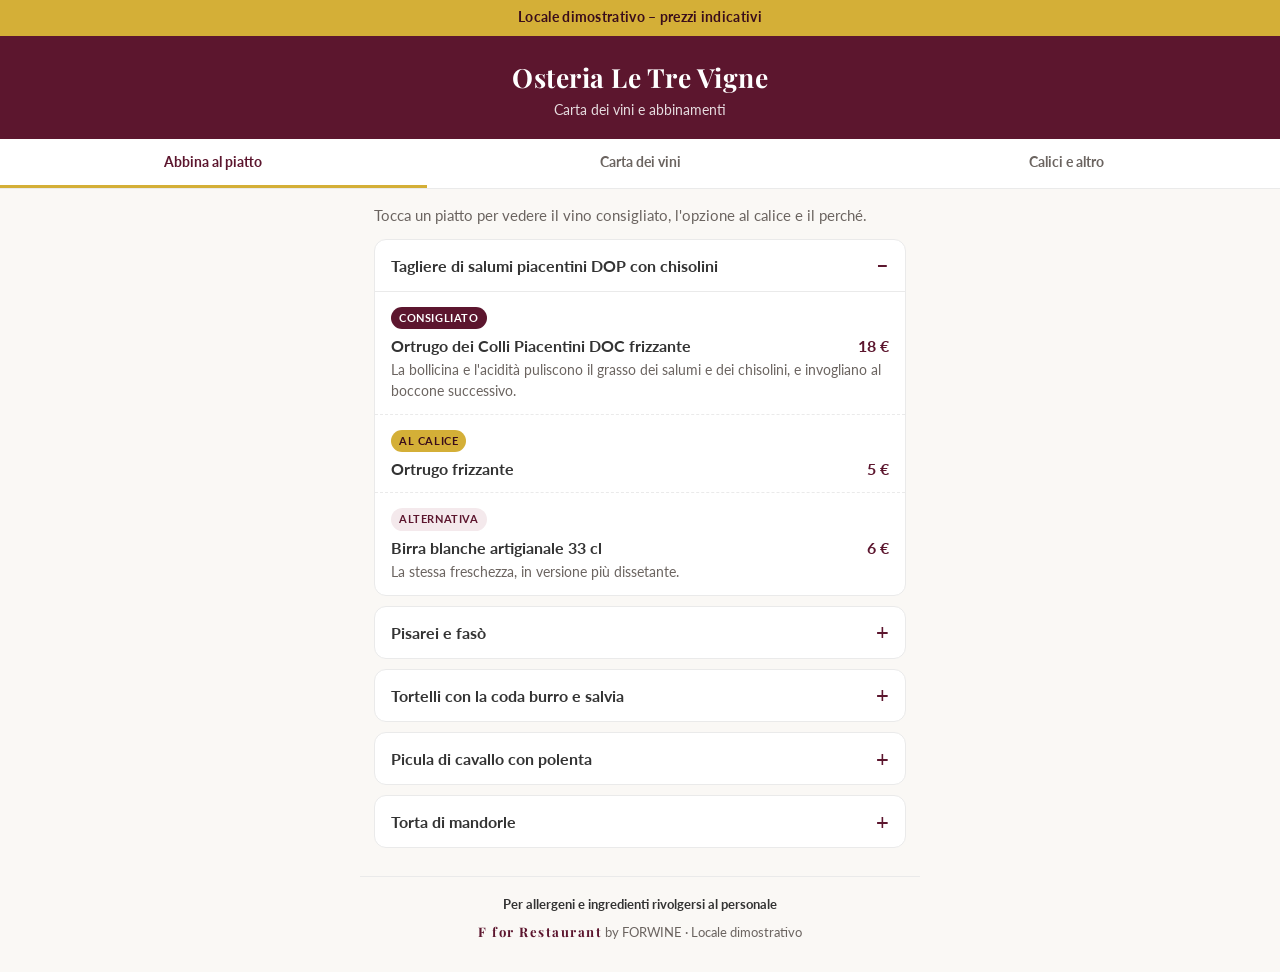
<file: r/demo/index.html>
<!DOCTYPE html>
<html lang="it">
<head>
<meta charset="utf-8">
<meta name="viewport" content="width=device-width, initial-scale=1, viewport-fit=cover">
<meta name="robots" content="noindex, nofollow">
<meta name="theme-color" content="#5C162E">
<title>Osteria Le Tre Vigne · Carta dei vini · F for Restaurant (demo)</title>
<link rel="preconnect" href="https://fonts.googleapis.com">
<link rel="preconnect" href="https://fonts.gstatic.com" crossorigin>
<link href="https://fonts.googleapis.com/css2?family=Lato:wght@400;700&family=Playfair+Display:wght@600;700&display=swap" rel="stylesheet">
<style>
  :root{
    --bordeaux:#5C162E; --bordeaux-dark:#3A0D1B; --gold:#D4AF37;
    --bg:#FAF8F5; --text:#333; --muted:#6b6460; --line:#EAEAEA; --card:#fff; --soft:#F4E9EC;
  }
  *{box-sizing:border-box;margin:0;padding:0}
  html{-webkit-text-size-adjust:100%}
  body{font-family:'Lato',system-ui,-apple-system,"Segoe UI",sans-serif;background:var(--bg);color:var(--text);line-height:1.45;font-size:16px}
  .serif{font-family:'Playfair Display',Georgia,serif}
  .demo-banner{background:var(--gold);color:var(--bordeaux-dark);text-align:center;font-weight:700;font-size:.85rem;padding:8px 12px;letter-spacing:.3px;position:sticky;top:0;z-index:10}
  header{background:var(--bordeaux);color:#fff;padding:22px 18px 18px;text-align:center}
  header h1{font-size:1.65rem;font-weight:700;letter-spacing:.5px}
  header p{opacity:.85;font-size:.9rem;margin-top:4px}
  nav{display:flex;background:#fff;border-bottom:1px solid var(--line);position:sticky;top:34px;z-index:9}
  nav button{flex:1;background:none;border:0;border-bottom:3px solid transparent;padding:13px 4px;font:inherit;font-size:.88rem;font-weight:700;color:var(--muted);cursor:pointer}
  nav button[aria-selected="true"]{color:var(--bordeaux);border-bottom-color:var(--gold)}
  main{max-width:560px;margin:0 auto;padding:16px 14px 8px}
  section[hidden]{display:none}
  .intro{font-size:.92rem;color:var(--muted);margin-bottom:12px}
  .dish{background:var(--card);border:1px solid var(--line);border-radius:12px;margin-bottom:10px;overflow:hidden}
  .dish summary{list-style:none;cursor:pointer;padding:14px 44px 14px 16px;position:relative;font-weight:700;font-size:1rem}
  .dish summary::-webkit-details-marker{display:none}
  .dish summary::after{content:"+";position:absolute;right:16px;top:50%;transform:translateY(-50%);color:var(--bordeaux);font-size:1.4rem;font-weight:400}
  .dish[open] summary::after{content:"–"}
  .dish[open] summary{border-bottom:1px solid var(--line)}
  .pair{padding:12px 16px;border-bottom:1px dashed var(--line)}
  .pair:last-child{border-bottom:0}
  .tag{display:inline-block;font-size:.7rem;font-weight:700;text-transform:uppercase;letter-spacing:.6px;padding:3px 8px;border-radius:20px;margin-bottom:5px}
  .t-main{background:var(--bordeaux);color:#fff}
  .t-glass{background:var(--gold);color:var(--bordeaux-dark)}
  .t-alt{background:var(--soft);color:var(--bordeaux)}
  .pair .name{display:flex;justify-content:space-between;gap:10px;font-weight:700}
  .pair .price{white-space:nowrap;color:var(--bordeaux)}
  .pair .why{font-size:.9rem;color:var(--muted);margin-top:3px}
  h2{font-size:1.2rem;color:var(--bordeaux);margin:14px 0 8px}
  h2:first-child{margin-top:2px}
  .row{display:flex;justify-content:space-between;gap:12px;padding:11px 0;border-bottom:1px solid var(--line)}
  .row .n{font-weight:700}
  .row .s{font-size:.86rem;color:var(--muted)}
  .row .p{white-space:nowrap;font-weight:700;color:var(--bordeaux);text-align:right}
  .note{font-size:.8rem;color:var(--muted);margin-top:10px}
  footer{max-width:560px;margin:10px auto 0;padding:18px 14px 30px;text-align:center;font-size:.82rem;color:var(--muted);border-top:1px solid var(--line)}
  footer .allergeni{font-weight:700;color:var(--text);margin-bottom:8px}
  footer .brand{font-family:'Playfair Display',Georgia,serif;color:var(--bordeaux);font-weight:700;letter-spacing:1.5px}
</style>
</head>
<body>
<div class="demo-banner">Locale dimostrativo – prezzi indicativi</div>
<header>
  <h1 class="serif">Osteria Le Tre Vigne</h1>
  <p>Carta dei vini e abbinamenti</p>
</header>
<nav role="tablist">
  <button role="tab" aria-selected="true" data-tab="abbina">Abbina al piatto</button>
  <button role="tab" aria-selected="false" data-tab="vini">Carta dei vini</button>
  <button role="tab" aria-selected="false" data-tab="calici">Calici e altro</button>
</nav>
<main>
  <section id="abbina">
    <p class="intro">Tocca un piatto per vedere il vino consigliato, l'opzione al calice e il perché.</p>

    <details class="dish" open>
      <summary>Tagliere di salumi piacentini DOP con chisolini</summary>
      <div class="pair"><span class="tag t-main">Consigliato</span>
        <div class="name"><span>Ortrugo dei Colli Piacentini DOC frizzante</span><span class="price">18 €</span></div>
        <p class="why">La bollicina e l'acidità puliscono il grasso dei salumi e dei chisolini, e invogliano al boccone successivo.</p></div>
      <div class="pair"><span class="tag t-glass">Al calice</span>
        <div class="name"><span>Ortrugo frizzante</span><span class="price">5 €</span></div></div>
      <div class="pair"><span class="tag t-alt">Alternativa</span>
        <div class="name"><span>Birra blanche artigianale 33 cl</span><span class="price">6 €</span></div>
        <p class="why">La stessa freschezza, in versione più dissetante.</p></div>
    </details>

    <details class="dish">
      <summary>Pisarei e fasò</summary>
      <div class="pair"><span class="tag t-main">Consigliato</span>
        <div class="name"><span>Gutturnio DOC frizzante</span><span class="price">18 €</span></div>
        <p class="why">Il tannino è leggero e la vivacità regge il sugo di pomodoro e i fagioli senza coprirli.</p></div>
      <div class="pair"><span class="tag t-glass">Al calice</span>
        <div class="name"><span>Gutturnio Superiore DOC</span><span class="price">6 €</span></div></div>
    </details>

    <details class="dish">
      <summary>Tortelli con la coda burro e salvia</summary>
      <div class="pair"><span class="tag t-main">Consigliato</span>
        <div class="name"><span>Malvasia di Candia aromatica secca</span><span class="price">22 €</span></div>
        <p class="why">Il profumo richiama la salvia e il corpo accompagna bene burro e ricotta.</p></div>
      <div class="pair"><span class="tag t-glass">Al calice</span>
        <div class="name"><span>Ortrugo frizzante</span><span class="price">5 €</span></div>
        <p class="why">Fresco e leggero, alleggerisce il burro.</p></div>
      <div class="pair"><span class="tag t-alt">Alternativa</span>
        <div class="name"><span>Colli Piacentini Monterosso Val d'Arda DOC</span><span class="price">20 €</span></div>
        <p class="why">Più morbido, con una nota di mandorla.</p></div>
    </details>

    <details class="dish">
      <summary>Picula di cavallo con polenta</summary>
      <div class="pair"><span class="tag t-main">Consigliato</span>
        <div class="name"><span>Gutturnio Riserva DOC</span><span class="price">34 €</span></div>
        <p class="why">Struttura e tannino adatti a una carne a lunga cottura, saporita e speziata.</p></div>
      <div class="pair"><span class="tag t-glass">Al calice</span>
        <div class="name"><span>Gutturnio Superiore DOC</span><span class="price">6 €</span></div></div>
    </details>

    <details class="dish">
      <summary>Torta di mandorle</summary>
      <div class="pair"><span class="tag t-main">Consigliato</span>
        <div class="name"><span>Vin Santo di Vigoleno DOC (50 cl)</span><span class="price">40 €</span></div>
        <p class="why">Dolcezza simile a quella del dolce, ma il vino resta più fresco e lungo.</p></div>
      <div class="pair"><span class="tag t-glass">Al calice</span>
        <div class="name"><span>Vin Santo di Vigoleno DOC</span><span class="price">8 €</span></div></div>
      <div class="pair"><span class="tag t-alt">Senza alcol</span>
        <div class="name"><span>Spuma di mela e sambuco</span><span class="price">4 €</span></div></div>
    </details>
  </section>

  <section id="vini" hidden>
    <h2 class="serif">Bianchi e bollicine</h2>
    <div class="row"><div><div class="n">Ortrugo dei Colli Piacentini DOC frizzante</div><div class="s">Bianco fresco, bollicina leggera</div></div><div class="p">18 €</div></div>
    <div class="row"><div><div class="n">Malvasia di Candia aromatica secca</div><div class="s">Bianco aromatico</div></div><div class="p">22 €</div></div>
    <div class="row"><div><div class="n">Colli Piacentini Monterosso Val d'Arda DOC</div><div class="s">Bianco morbido, nota di mandorla</div></div><div class="p">20 €</div></div>
    <div class="row"><div><div class="n">Metodo classico rosé</div><div class="s">Bollicina secca</div></div><div class="p">32 €</div></div>
    <h2 class="serif">Rossi</h2>
    <div class="row"><div><div class="n">Gutturnio DOC frizzante</div><div class="s">Rosso vivace</div></div><div class="p">18 €</div></div>
    <div class="row"><div><div class="n">Gutturnio Superiore DOC</div><div class="s">Rosso fermo, medio corpo</div></div><div class="p">26 €</div></div>
    <div class="row"><div><div class="n">Gutturnio Riserva DOC</div><div class="s">Rosso strutturato</div></div><div class="p">34 €</div></div>
    <h2 class="serif">Da dessert</h2>
    <div class="row"><div><div class="n">Vin Santo di Vigoleno DOC</div><div class="s">Dolce da meditazione · 50 cl</div></div><div class="p">40 €</div></div>
    <p class="note">Prezzi a bottiglia, indicativi.</p>
  </section>

  <section id="calici" hidden>
    <h2 class="serif">Al calice</h2>
    <div class="row"><div><div class="n">Ortrugo frizzante</div><div class="s">Con salumi e primi al burro</div></div><div class="p">5 €</div></div>
    <div class="row"><div><div class="n">Gutturnio Superiore DOC</div><div class="s">Con primi al sugo e carni</div></div><div class="p">6 €</div></div>
    <div class="row"><div><div class="n">Vin Santo di Vigoleno DOC</div><div class="s">Con i dolci</div></div><div class="p">8 €</div></div>
    <h2 class="serif">Birra</h2>
    <div class="row"><div><div class="n">Blanche artigianale</div><div class="s">33 cl</div></div><div class="p">6 €</div></div>
    <h2 class="serif">Analcolici</h2>
    <div class="row"><div><div class="n">Spuma di mela e sambuco</div><div class="s">Fresca, poco dolce</div></div><div class="p">4 €</div></div>
  </section>
</main>
<footer>
  <p class="allergeni">Per allergeni e ingredienti rivolgersi al personale</p>
  <p><span class="brand">F for Restaurant</span> by FORWINE · Locale dimostrativo</p>
</footer>
<script>
  document.querySelectorAll('nav button').forEach(function(b){
    b.addEventListener('click',function(){
      document.querySelectorAll('nav button').forEach(function(x){x.setAttribute('aria-selected', x===b ? 'true':'false');});
      document.querySelectorAll('main section').forEach(function(s){s.hidden = s.id !== b.dataset.tab;});
      window.scrollTo({top:0,behavior:'smooth'});
    });
  });
</script>
</body>
</html>
</file>
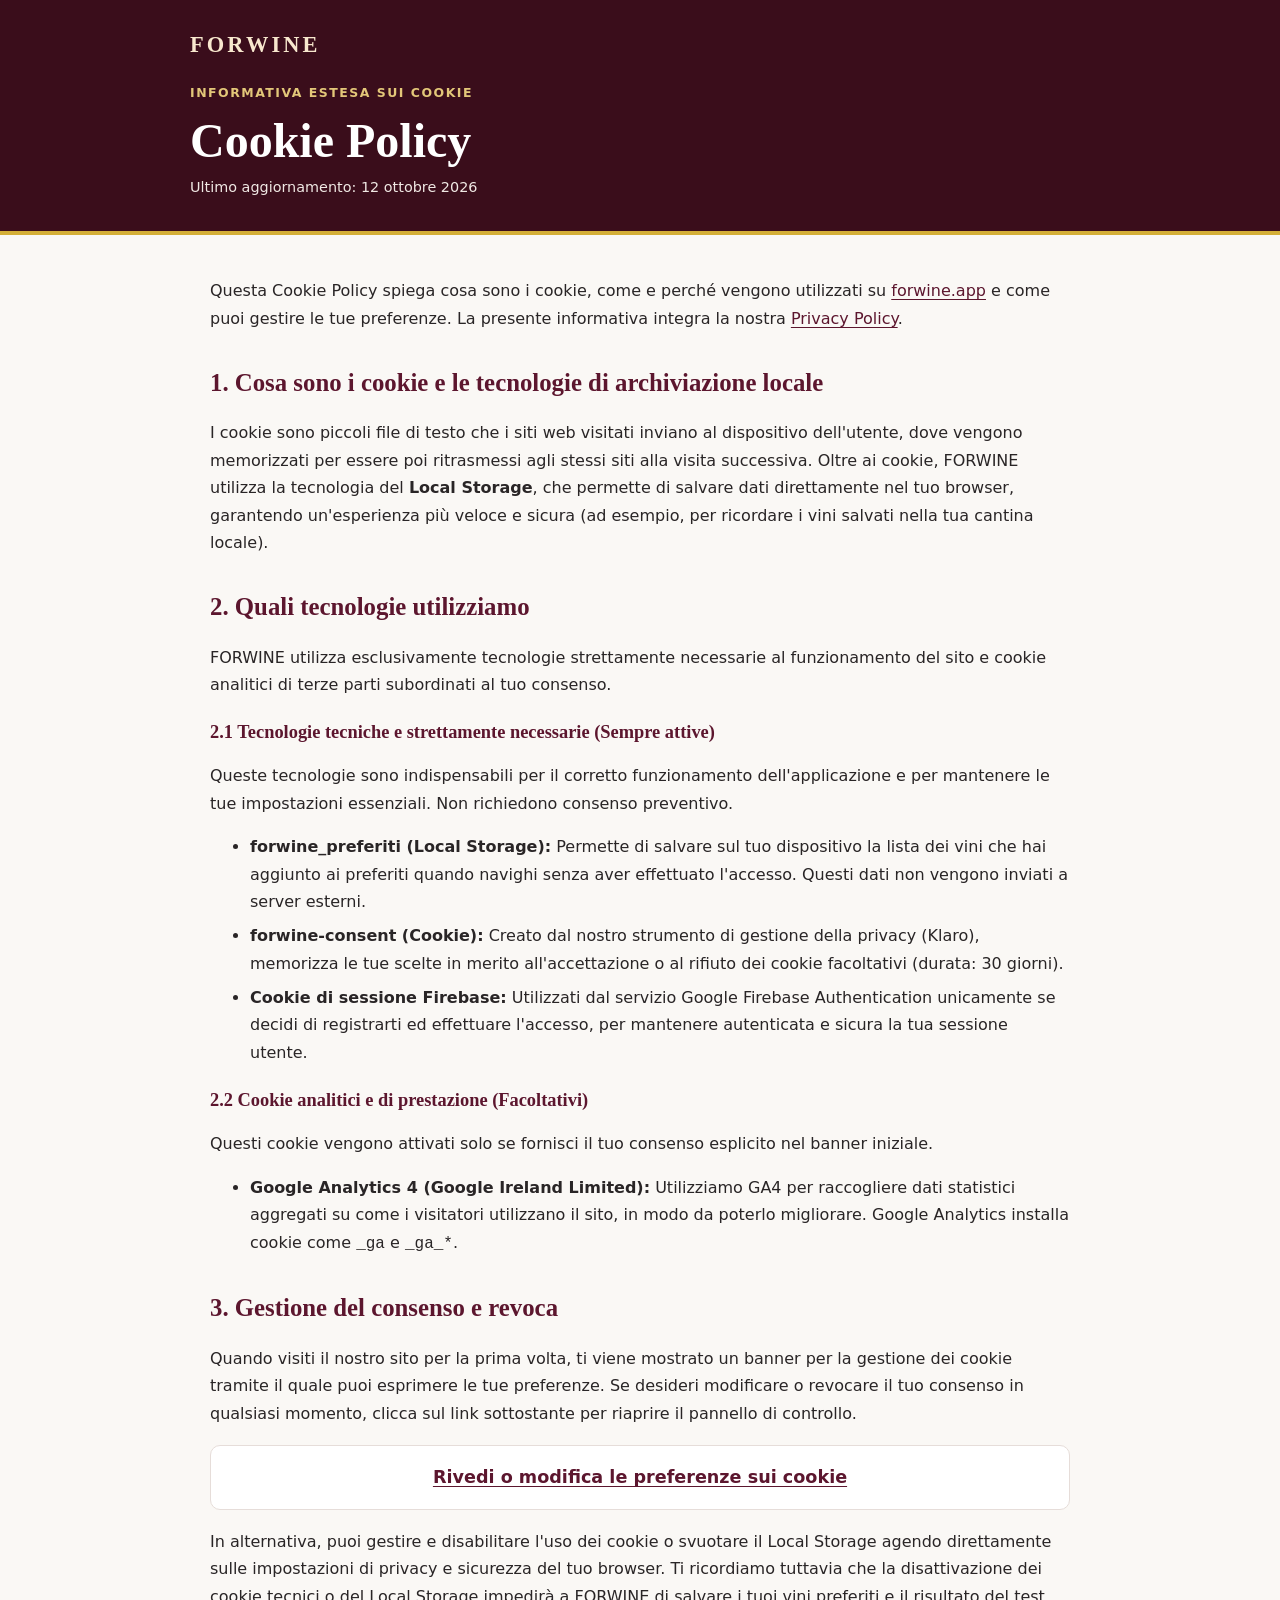
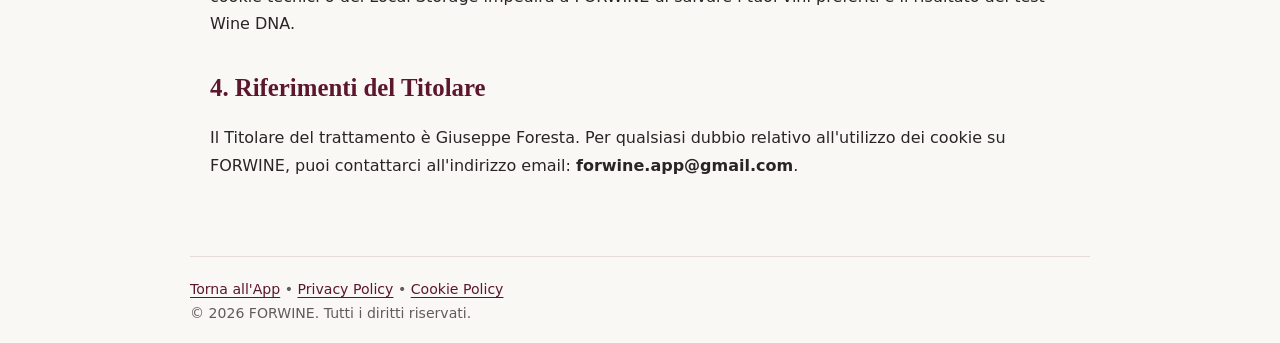
<file: cookie.html>
<!doctype html>
<html lang="it">
<head>
<meta charset="utf-8">
<meta name="viewport" content="width=device-width, initial-scale=1">
<meta name="robots" content="index, follow">
<title>Cookie Policy | FORWINE</title>
<meta name="description" content="Informativa sull'uso dei cookie e delle tecnologie di tracciamento di FORWINE.">
<style>
:root{--bordeaux:#5C162E;--bordeaux-dark:#3A0D1B;--gold:#D4AF37;--bg:#FAF8F5;--ink:#292526;--muted:#625b5d;--line:#e6ddd9;--white:#fff}
*{box-sizing:border-box}body{margin:0;background:var(--bg);color:var(--ink);font:16px/1.72 system-ui,-apple-system,Segoe UI,Arial,sans-serif}
header{background:var(--bordeaux-dark);color:var(--white);padding:32px 20px;border-bottom:4px solid var(--gold)}.head,main,footer{max-width:900px;margin:auto}.brand{font:700 1.4rem Georgia,serif;letter-spacing:.14em;color:#f8e8ce}.eyebrow{color:#e3c779;text-transform:uppercase;letter-spacing:.12em;font-size:.78rem;font-weight:700;margin:24px 0 8px}h1,h2,h3{font-family:Georgia,'Times New Roman',serif;line-height:1.25}h1{font-size:clamp(2rem,5vw,3rem);margin:.2rem 0}h2{font-size:1.55rem;margin-top:2.2rem;color:var(--bordeaux)}h3{font-size:1.15rem;margin-top:1.4rem;color:var(--bordeaux)}.updated{color:#f0e8e4;font-size:.9rem}main{padding:26px 20px 60px}.callout{background:white;border:1px solid var(--line);border-radius:10px;padding:16px 18px;margin:18px 0}a{color:var(--bordeaux);text-underline-offset:3px}li{margin:.4rem 0}table{width:100%;border-collapse:collapse;margin:18px 0;background:#fff}th,td{text-align:left;padding:12px;border:1px solid var(--line);vertical-align:top}th{background:#f1e8e5;color:var(--bordeaux)}small,.small{font-size:.9rem;color:var(--muted)}footer{border-top:1px solid var(--line);padding:20px 0;color:var(--muted);font-size:.88rem}
@media(max-width:600px){main{padding:20px 15px 42px}th,td{padding:9px;font-size:.92rem}table{display:block;overflow-x:auto}}
</style>
</head>
<body>
<header><div class="head"><div class="brand">FORWINE</div><div class="eyebrow">Informativa estesa sui Cookie</div><h1>Cookie Policy</h1><div class="updated">Ultimo aggiornamento: 12 ottobre 2026</div></div></header>
<main>
<p>Questa Cookie Policy spiega cosa sono i cookie, come e perché vengono utilizzati su <a href="https://forwine.app/">forwine.app</a> e come puoi gestire le tue preferenze. La presente informativa integra la nostra <a href="privacy.html">Privacy Policy</a>.</p>

<h2>1. Cosa sono i cookie e le tecnologie di archiviazione locale</h2>
<p>I cookie sono piccoli file di testo che i siti web visitati inviano al dispositivo dell'utente, dove vengono memorizzati per essere poi ritrasmessi agli stessi siti alla visita successiva. Oltre ai cookie, FORWINE utilizza la tecnologia del <strong>Local Storage</strong>, che permette di salvare dati direttamente nel tuo browser, garantendo un'esperienza più veloce e sicura (ad esempio, per ricordare i vini salvati nella tua cantina locale).</p>

<h2>2. Quali tecnologie utilizziamo</h2>
<p>FORWINE utilizza esclusivamente tecnologie strettamente necessarie al funzionamento del sito e cookie analitici di terze parti subordinati al tuo consenso.</p>

<h3>2.1 Tecnologie tecniche e strettamente necessarie (Sempre attive)</h3>
<p>Queste tecnologie sono indispensabili per il corretto funzionamento dell'applicazione e per mantenere le tue impostazioni essenziali. Non richiedono consenso preventivo.</p>
<ul>
<li><strong>forwine_preferiti (Local Storage):</strong> Permette di salvare sul tuo dispositivo la lista dei vini che hai aggiunto ai preferiti quando navighi senza aver effettuato l'accesso. Questi dati non vengono inviati a server esterni.</li>
<li><strong>forwine-consent (Cookie):</strong> Creato dal nostro strumento di gestione della privacy (Klaro), memorizza le tue scelte in merito all'accettazione o al rifiuto dei cookie facoltativi (durata: 30 giorni).</li>
<li><strong>Cookie di sessione Firebase:</strong> Utilizzati dal servizio Google Firebase Authentication unicamente se decidi di registrarti ed effettuare l'accesso, per mantenere autenticata e sicura la tua sessione utente.</li>
</ul>

<h3>2.2 Cookie analitici e di prestazione (Facoltativi)</h3>
<p>Questi cookie vengono attivati solo se fornisci il tuo consenso esplicito nel banner iniziale.</p>
<ul>
<li><strong>Google Analytics 4 (Google Ireland Limited):</strong> Utilizziamo GA4 per raccogliere dati statistici aggregati su come i visitatori utilizzano il sito, in modo da poterlo migliorare. Google Analytics installa cookie come <code>_ga</code> e <code>_ga_*</code>.</li>
</ul>

<h2>3. Gestione del consenso e revoca</h2>
<p>Quando visiti il nostro sito per la prima volta, ti viene mostrato un banner per la gestione dei cookie tramite il quale puoi esprimere le tue preferenze. Se desideri modificare o revocare il tuo consenso in qualsiasi momento, clicca sul link sottostante per riaprire il pannello di controllo.</p>

<div class="callout" style="text-align: center;">
<a href="#" onclick="window.apriPreferenzeCookie(); return false;" style="font-weight: 700; font-size: 1.1rem;">Rivedi o modifica le preferenze sui cookie</a>
</div>

<p>In alternativa, puoi gestire e disabilitare l'uso dei cookie o svuotare il Local Storage agendo direttamente sulle impostazioni di privacy e sicurezza del tuo browser. Ti ricordiamo tuttavia che la disattivazione dei cookie tecnici o del Local Storage impedirà a FORWINE di salvare i tuoi vini preferiti e il risultato del test Wine DNA.</p>

<h2>4. Riferimenti del Titolare</h2>
<p>Il Titolare del trattamento è Giuseppe Foresta. Per qualsiasi dubbio relativo all'utilizzo dei cookie su FORWINE, puoi contattarci all'indirizzo email: <strong>forwine.app@gmail.com</strong>.</p>
</main>
<footer>
    <div style="max-width: 900px; margin: auto;">
        <a href="index.html">Torna all'App</a> • <a href="privacy.html">Privacy Policy</a> • <a href="cookie.html">Cookie Policy</a><br>
        &copy; 2026 FORWINE. Tutti i diritti riservati.
    </div>
</footer>
</body>
</html>
</file>
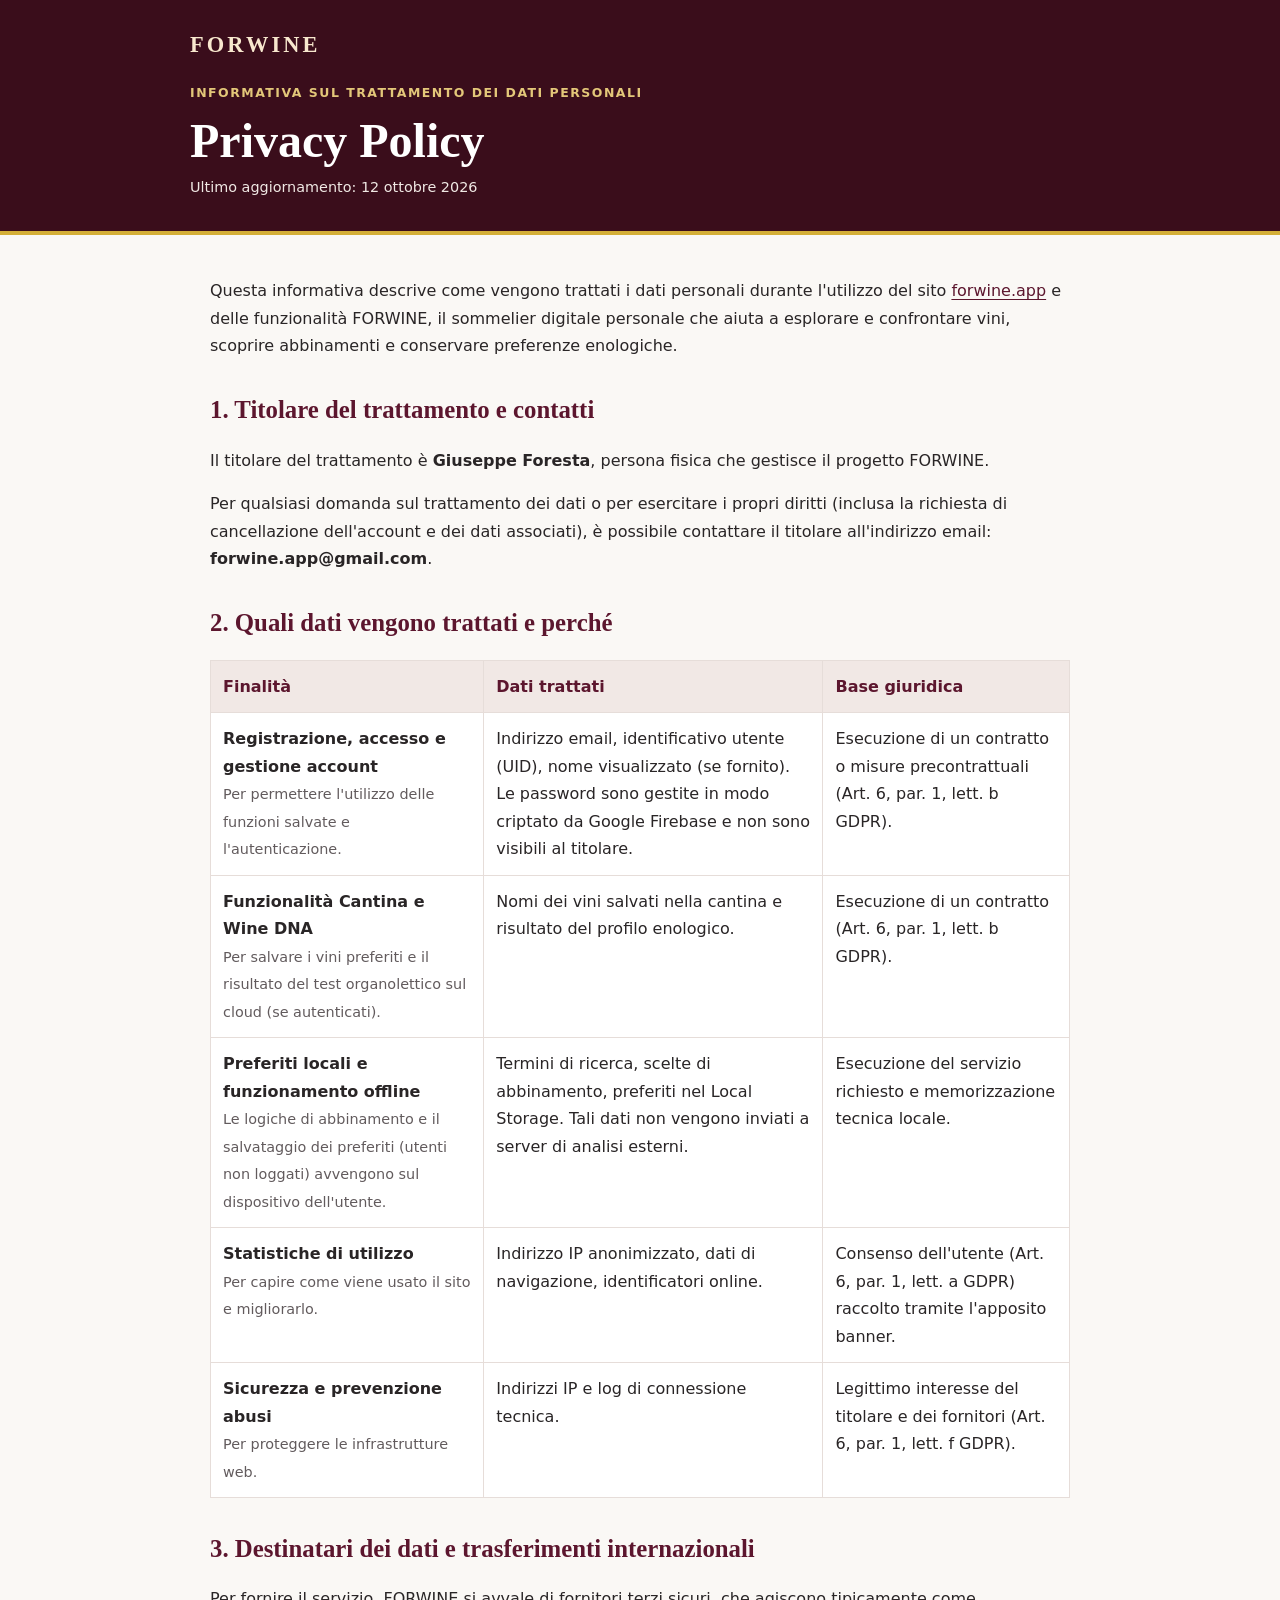
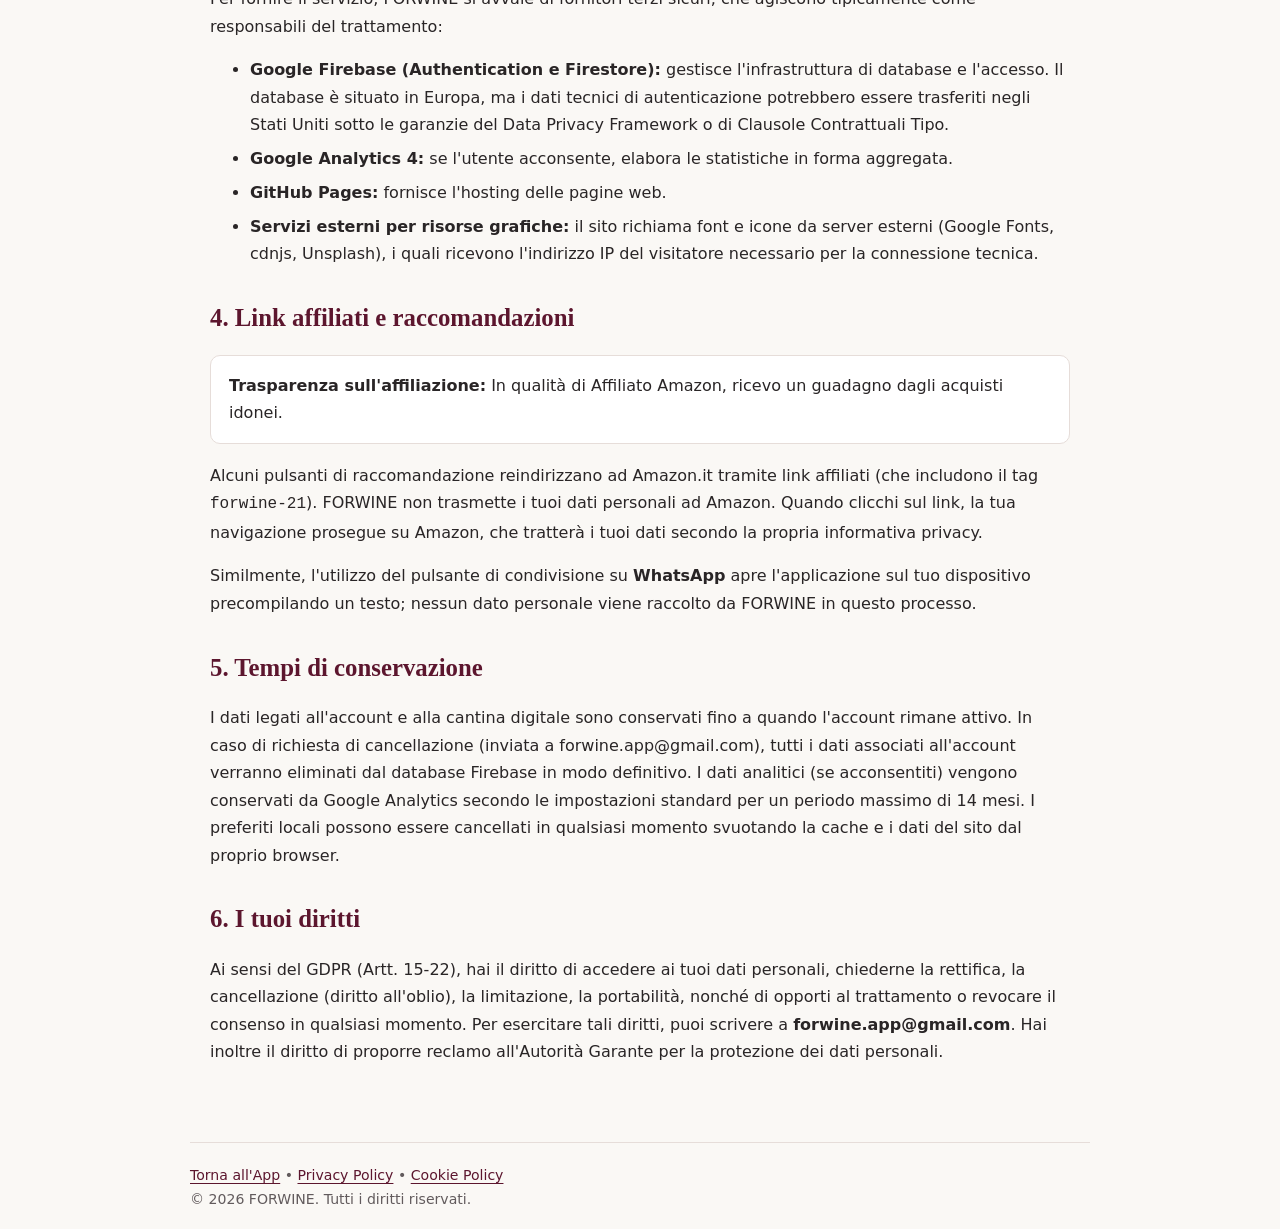
<file: privacy.html>
<!doctype html>
<html lang="it">
<head>
<meta charset="utf-8">
<meta name="viewport" content="width=device-width, initial-scale=1">
<meta name="robots" content="index, follow">
<title>Informativa privacy | FORWINE</title>
<meta name="description" content="Informativa sul trattamento dei dati personali di FORWINE.">
<style>
:root{--bordeaux:#5C162E;--bordeaux-dark:#3A0D1B;--gold:#D4AF37;--bg:#FAF8F5;--ink:#292526;--muted:#625b5d;--line:#e6ddd9;--white:#fff}
*{box-sizing:border-box}body{margin:0;background:var(--bg);color:var(--ink);font:16px/1.72 system-ui,-apple-system,Segoe UI,Arial,sans-serif}
header{background:var(--bordeaux-dark);color:var(--white);padding:32px 20px;border-bottom:4px solid var(--gold)}.head,main,footer{max-width:900px;margin:auto}.brand{font:700 1.4rem Georgia,serif;letter-spacing:.14em;color:#f8e8ce}.eyebrow{color:#e3c779;text-transform:uppercase;letter-spacing:.12em;font-size:.78rem;font-weight:700;margin:24px 0 8px}h1,h2,h3{font-family:Georgia,'Times New Roman',serif;line-height:1.25}h1{font-size:clamp(2rem,5vw,3rem);margin:.2rem 0}h2{font-size:1.55rem;margin-top:2.2rem;color:var(--bordeaux)}h3{font-size:1.15rem;margin-top:1.4rem;color:var(--bordeaux)}.updated{color:#f0e8e4;font-size:.9rem}main{padding:26px 20px 60px}.callout{background:white;border:1px solid var(--line);border-radius:10px;padding:16px 18px;margin:18px 0}a{color:var(--bordeaux);text-underline-offset:3px}li{margin:.4rem 0}table{width:100%;border-collapse:collapse;margin:18px 0;background:#fff}th,td{text-align:left;padding:12px;border:1px solid var(--line);vertical-align:top}th{background:#f1e8e5;color:var(--bordeaux)}small,.small{font-size:.9rem;color:var(--muted)}footer{border-top:1px solid var(--line);padding:20px 0;color:var(--muted);font-size:.88rem}
@media(max-width:600px){main{padding:20px 15px 42px}th,td{padding:9px;font-size:.92rem}table{display:block;overflow-x:auto}}
</style>
</head>
<body>
<header><div class="head"><div class="brand">FORWINE</div><div class="eyebrow">Informativa sul trattamento dei dati personali</div><h1>Privacy Policy</h1><div class="updated">Ultimo aggiornamento: 12 ottobre 2026</div></div></header>
<main>
<p>Questa informativa descrive come vengono trattati i dati personali durante l'utilizzo del sito <a href="https://forwine.app/">forwine.app</a> e delle funzionalità FORWINE, il sommelier digitale personale che aiuta a esplorare e confrontare vini, scoprire abbinamenti e conservare preferenze enologiche.</p>

<h2>1. Titolare del trattamento e contatti</h2>
<p>Il titolare del trattamento è <strong>Giuseppe Foresta</strong>, persona fisica che gestisce il progetto FORWINE.</p>
<p>Per qualsiasi domanda sul trattamento dei dati o per esercitare i propri diritti (inclusa la richiesta di cancellazione dell'account e dei dati associati), è possibile contattare il titolare all'indirizzo email: <strong>forwine.app@gmail.com</strong>.</p>

<h2>2. Quali dati vengono trattati e perché</h2>
<table>
<thead><tr><th>Finalità</th><th>Dati trattati</th><th>Base giuridica</th></tr></thead>
<tbody>
<tr><td><strong>Registrazione, accesso e gestione account</strong><br><small>Per permettere l'utilizzo delle funzioni salvate e l'autenticazione.</small></td><td>Indirizzo email, identificativo utente (UID), nome visualizzato (se fornito). Le password sono gestite in modo criptato da Google Firebase e non sono visibili al titolare.</td><td>Esecuzione di un contratto o misure precontrattuali (Art. 6, par. 1, lett. b GDPR).</td></tr>
<tr><td><strong>Funzionalità Cantina e Wine DNA</strong><br><small>Per salvare i vini preferiti e il risultato del test organolettico sul cloud (se autenticati).</small></td><td>Nomi dei vini salvati nella cantina e risultato del profilo enologico.</td><td>Esecuzione di un contratto (Art. 6, par. 1, lett. b GDPR).</td></tr>
<tr><td><strong>Preferiti locali e funzionamento offline</strong><br><small>Le logiche di abbinamento e il salvataggio dei preferiti (utenti non loggati) avvengono sul dispositivo dell'utente.</small></td><td>Termini di ricerca, scelte di abbinamento, preferiti nel Local Storage. Tali dati non vengono inviati a server di analisi esterni.</td><td>Esecuzione del servizio richiesto e memorizzazione tecnica locale.</td></tr>
<tr><td><strong>Statistiche di utilizzo</strong><br><small>Per capire come viene usato il sito e migliorarlo.</small></td><td>Indirizzo IP anonimizzato, dati di navigazione, identificatori online.</td><td>Consenso dell'utente (Art. 6, par. 1, lett. a GDPR) raccolto tramite l'apposito banner.</td></tr>
<tr><td><strong>Sicurezza e prevenzione abusi</strong><br><small>Per proteggere le infrastrutture web.</small></td><td>Indirizzi IP e log di connessione tecnica.</td><td>Legittimo interesse del titolare e dei fornitori (Art. 6, par. 1, lett. f GDPR).</td></tr>
</tbody>
</table>

<h2>3. Destinatari dei dati e trasferimenti internazionali</h2>
<p>Per fornire il servizio, FORWINE si avvale di fornitori terzi sicuri, che agiscono tipicamente come responsabili del trattamento:</p>
<ul>
<li><strong>Google Firebase (Authentication e Firestore):</strong> gestisce l'infrastruttura di database e l'accesso. Il database è situato in Europa, ma i dati tecnici di autenticazione potrebbero essere trasferiti negli Stati Uniti sotto le garanzie del Data Privacy Framework o di Clausole Contrattuali Tipo.</li>
<li><strong>Google Analytics 4:</strong> se l'utente acconsente, elabora le statistiche in forma aggregata.</li>
<li><strong>GitHub Pages:</strong> fornisce l'hosting delle pagine web.</li>
<li><strong>Servizi esterni per risorse grafiche:</strong> il sito richiama font e icone da server esterni (Google Fonts, cdnjs, Unsplash), i quali ricevono l'indirizzo IP del visitatore necessario per la connessione tecnica.</li>
</ul>

<h2>4. Link affiliati e raccomandazioni</h2>
<div class="callout">
<strong>Trasparenza sull'affiliazione:</strong> In qualità di Affiliato Amazon, ricevo un guadagno dagli acquisti idonei.
</div>
<p>Alcuni pulsanti di raccomandazione reindirizzano ad Amazon.it tramite link affiliati (che includono il tag <code>forwine-21</code>). FORWINE non trasmette i tuoi dati personali ad Amazon. Quando clicchi sul link, la tua navigazione prosegue su Amazon, che tratterà i tuoi dati secondo la propria informativa privacy.</p>
<p>Similmente, l'utilizzo del pulsante di condivisione su <strong>WhatsApp</strong> apre l'applicazione sul tuo dispositivo precompilando un testo; nessun dato personale viene raccolto da FORWINE in questo processo.</p>

<h2>5. Tempi di conservazione</h2>
<p>I dati legati all'account e alla cantina digitale sono conservati fino a quando l'account rimane attivo. In caso di richiesta di cancellazione (inviata a forwine.app@gmail.com), tutti i dati associati all'account verranno eliminati dal database Firebase in modo definitivo. I dati analitici (se acconsentiti) vengono conservati da Google Analytics secondo le impostazioni standard per un periodo massimo di 14 mesi. I preferiti locali possono essere cancellati in qualsiasi momento svuotando la cache e i dati del sito dal proprio browser.</p>

<h2>6. I tuoi diritti</h2>
<p>Ai sensi del GDPR (Artt. 15-22), hai il diritto di accedere ai tuoi dati personali, chiederne la rettifica, la cancellazione (diritto all'oblio), la limitazione, la portabilità, nonché di opporti al trattamento o revocare il consenso in qualsiasi momento. Per esercitare tali diritti, puoi scrivere a <strong>forwine.app@gmail.com</strong>. Hai inoltre il diritto di proporre reclamo all'Autorità Garante per la protezione dei dati personali.</p>

</main>
<footer>
    <div style="max-width: 900px; margin: auto;">
        <a href="index.html">Torna all'App</a> • <a href="privacy.html">Privacy Policy</a> • <a href="cookie.html">Cookie Policy</a><br>
        &copy; 2026 FORWINE. Tutti i diritti riservati.
    </div>
</footer>
</body>
</html>
</file>
